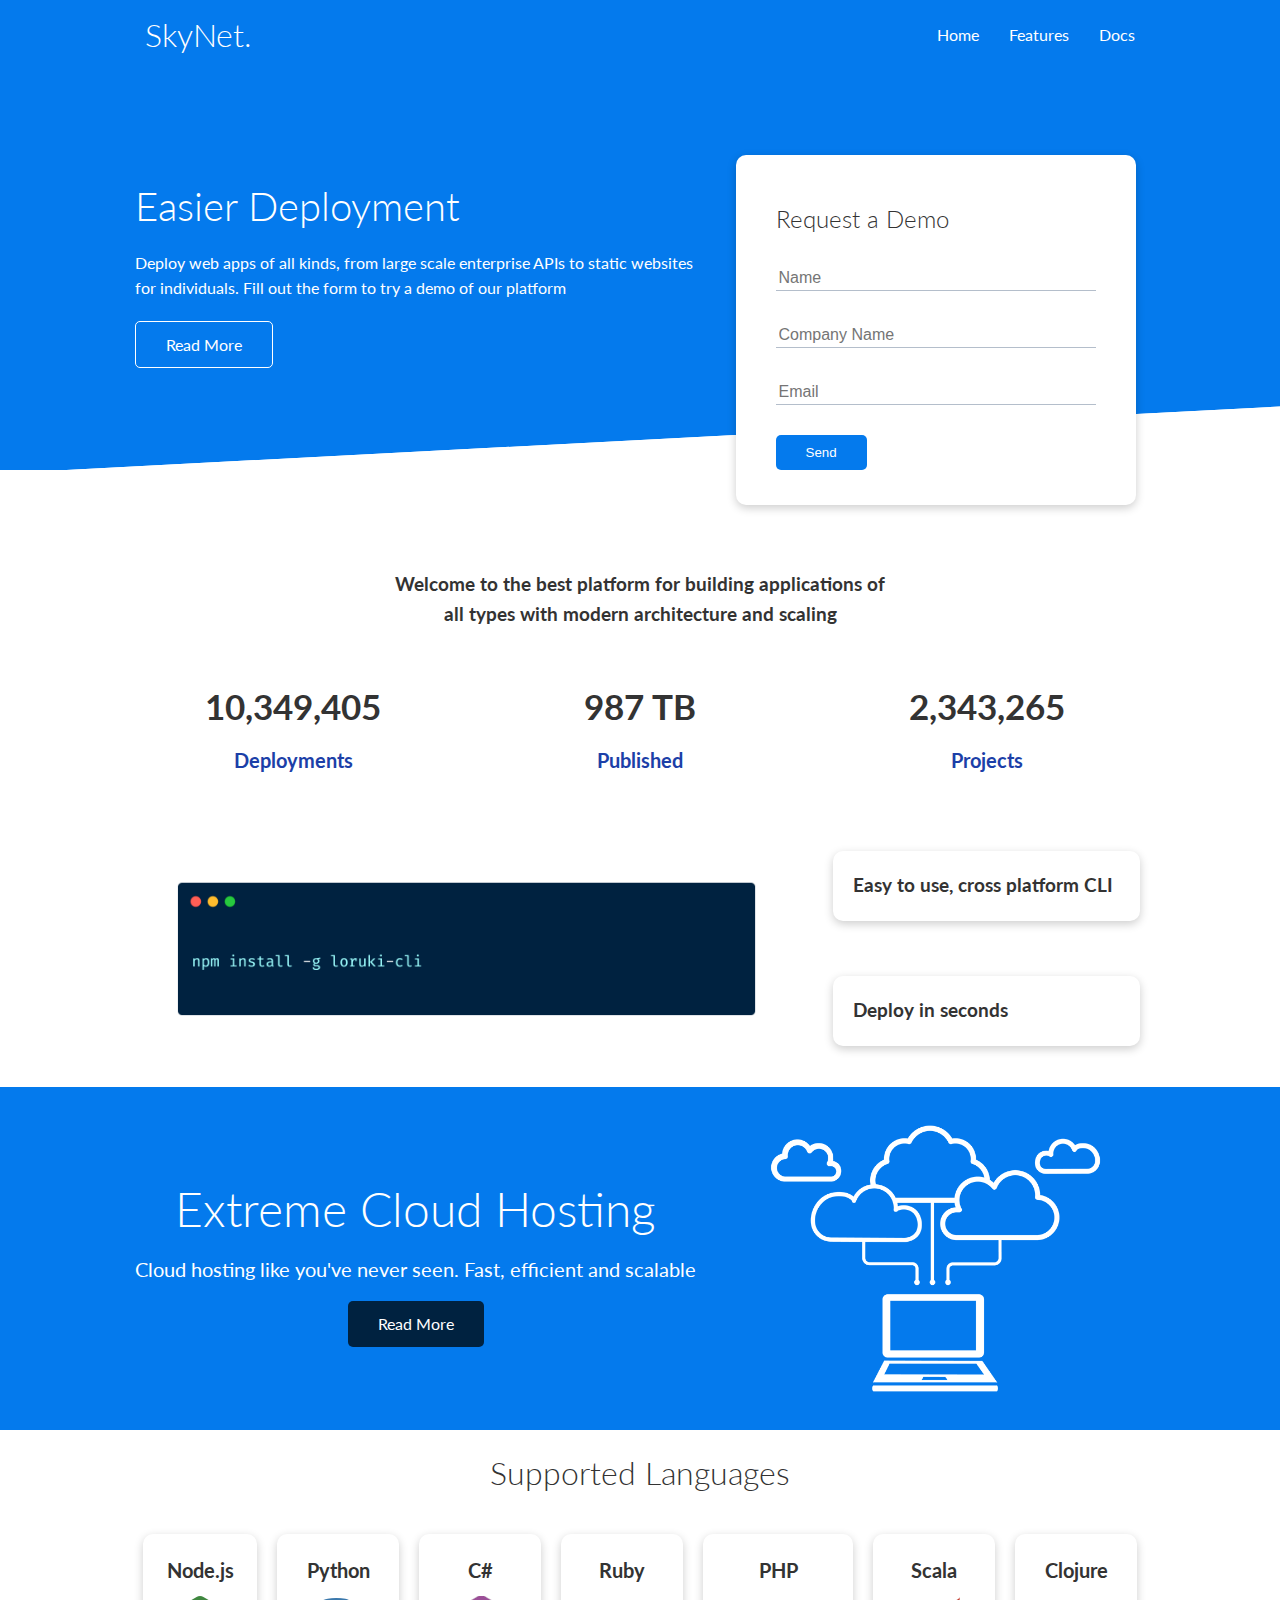
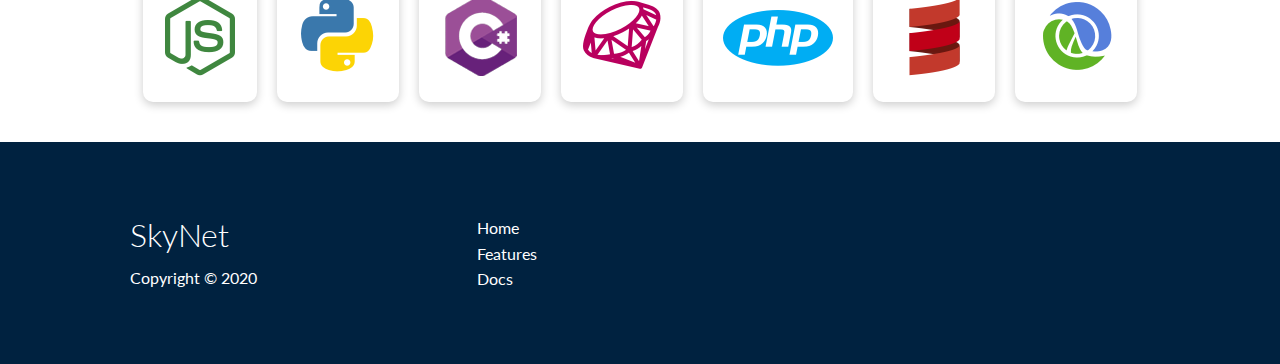
<file: index.html>
<!DOCTYPE html>
<html lang="en">

<head>
    <meta charset="UTF-8">
    <meta name="viewport" content="width=device-width, initial-scale=1.0">
    <link rel="stylesheet" href="https://cdnjs.cloudflare.com/ajax/libs/font-awesome/5.15.1/css/all.min.css"
        integrity="sha512-+4zCK9k+qNFUR5X+cKL9EIR+ZOhtIloNl9GIKS57V1MyNsYpYcUrUeQc9vNfzsWfV28IaLL3i96P9sdNyeRssA=="
        crossorigin="anonymous" />
    <link rel="stylesheet" href="utilities.css">
    <link rel="stylesheet" href="style.css">
    <title>SkyNet | Cloud Hosting For Everyone</title>
</head>

<body>

    <div class="navbar">
        <div class="container flex">
            <h1 class="logo"><a href="index.html">SkyNet.</a></h1>
            <nav>
                <ul>
                    <li><a href="index.html">Home</a></li>
                    <li><a href="features.html">Features</a></li>
                    <li><a href="docs.html">Docs</a></li>
                </ul>
            </nav>
        </div>
    </div>


    <section class="showcase">
        <div class="container grid">
            <div class="showcase-text">
                <h1>Easier Deployment</h1>
                <p>Deploy web apps of all kinds, from large scale enterprise APIs to static websites for individuals.
                    Fill out the form to try a demo of our platform</p>
                <a href="features.html" class="btn btn-outline">Read More</a>
            </div>

            <div class="showcase-form card">
                <h2>Request a Demo</h2>

                <form>
                    <div class="form-control">
                        <input type="text" name="name" placeholder="Name" required>
                    </div>
                    <div class="form-control">
                        <input type="text" name="company" placeholder="Company Name" required>
                    </div>
                    <div class="form-control">
                        <input type="email" name="email" placeholder="Email" required>
                    </div>
                    <input type="submit" value="Send" class="btn btn-primary">
                </form>
            </div>
        </div>
    </section>


    <section class="stats">
        <div class="container">
            <h3 class="stats-heading text-center my-1">
                Welcome to the best platform for building applications of all types with modern architecture and scaling
            </h3>

            <div class="grid grid-3 text-center my-4">
                <div>
                    <i class="fas fa-server fa-3x"></i>
                    <h3>10,349,405</h3>
                    <p class="text-secondary">Deployments</p>
                </div>
                <div>
                    <i class="fas fa-upload fa-3x"></i>
                    <h3>987 TB</h3>
                    <p class="text-secondary">Published</p>
                </div>
                <div>
                    <i class="fas fa-project-diagram fa-3x"></i>
                    <h3>2,343,265</h3>
                    <p class="text-secondary">Projects</p>
                </div>
            </div>
        </div>
    </section>


    <section class="cli">
        <div class="container grid">
            <img src="images/cli.png" alt="">
            <div class="card">
                <h3>Easy to use, cross platform CLI</h3>
            </div>
            <div class="card">
                <h3>Deploy in seconds</h3>
            </div>
        </div>
    </section>


    <section class="cloud bg-primary my-2 py-2">
        <div class="container grid">
            <div class="text-center">
                <h2 class="lg">Extreme Cloud Hosting</h2>
                <p class="lead my-1">Cloud hosting like you've never seen. Fast, efficient and scalable</p>
                <a href="features.html" class="btn btn-dark">Read More</a>
            </div>
            <img src="images/cloud.png" alt="">
        </div>
    </section>
    <section class="languages">
        <h2 class="md text-center my-2">
            Supported Languages
        </h2>
        <div class="container flex">
            <div class="card">
                <h4>Node.js</h4>
                <img src="images/logos/node.png" alt="">
            </div>
            <div class="card">
                <h4>Python</h4>
                <img src="images/logos/python.png" alt="">
            </div>
            <div class="card">
                <h4>C#</h4>
                <img src="images/logos/csharp.png" alt="">
            </div>
            <div class="card">
                <h4>Ruby</h4>
                <img src="images/logos/ruby.png" alt="">
            </div>
            <div class="card">
                <h4>PHP</h4>
                <img src="images/logos/php.png" alt="">
            </div>
            <div class="card">
                <h4>Scala</h4>
                <img src="images/logos/scala.png" alt="">
            </div>
            <div class="card">
                <h4>Clojure</h4>
                <img src="images/logos/clojure.png" alt="">
            </div>
        </div>
    </section>
    <footer class="footer bg-dark py-5">
        <div class="container grid grid-3">
            <div>
                <h1>SkyNet
                </h1>
                <p>Copyright &copy; 2020</p>
            </div>
            <nav>
                <ul>
                    <li><a href="index.html">Home</a></li>
                    <li><a href="features.html">Features</a></li>
                    <li><a href="docs.html">Docs</a></li>
                </ul>
            </nav>
            <div class="social">
                <a href="#"><i class="fab fa-github fa-2x"></i></a>
                <a href="#"><i class="fab fa-facebook fa-2x"></i></a>
                <a href="#"><i class="fab fa-instagram fa-2x"></i></a>
                <a href="#"><i class="fab fa-twitter fa-2x"></i></a>
            </div>
        </div>
    </footer>
</body>

</html>
</file>
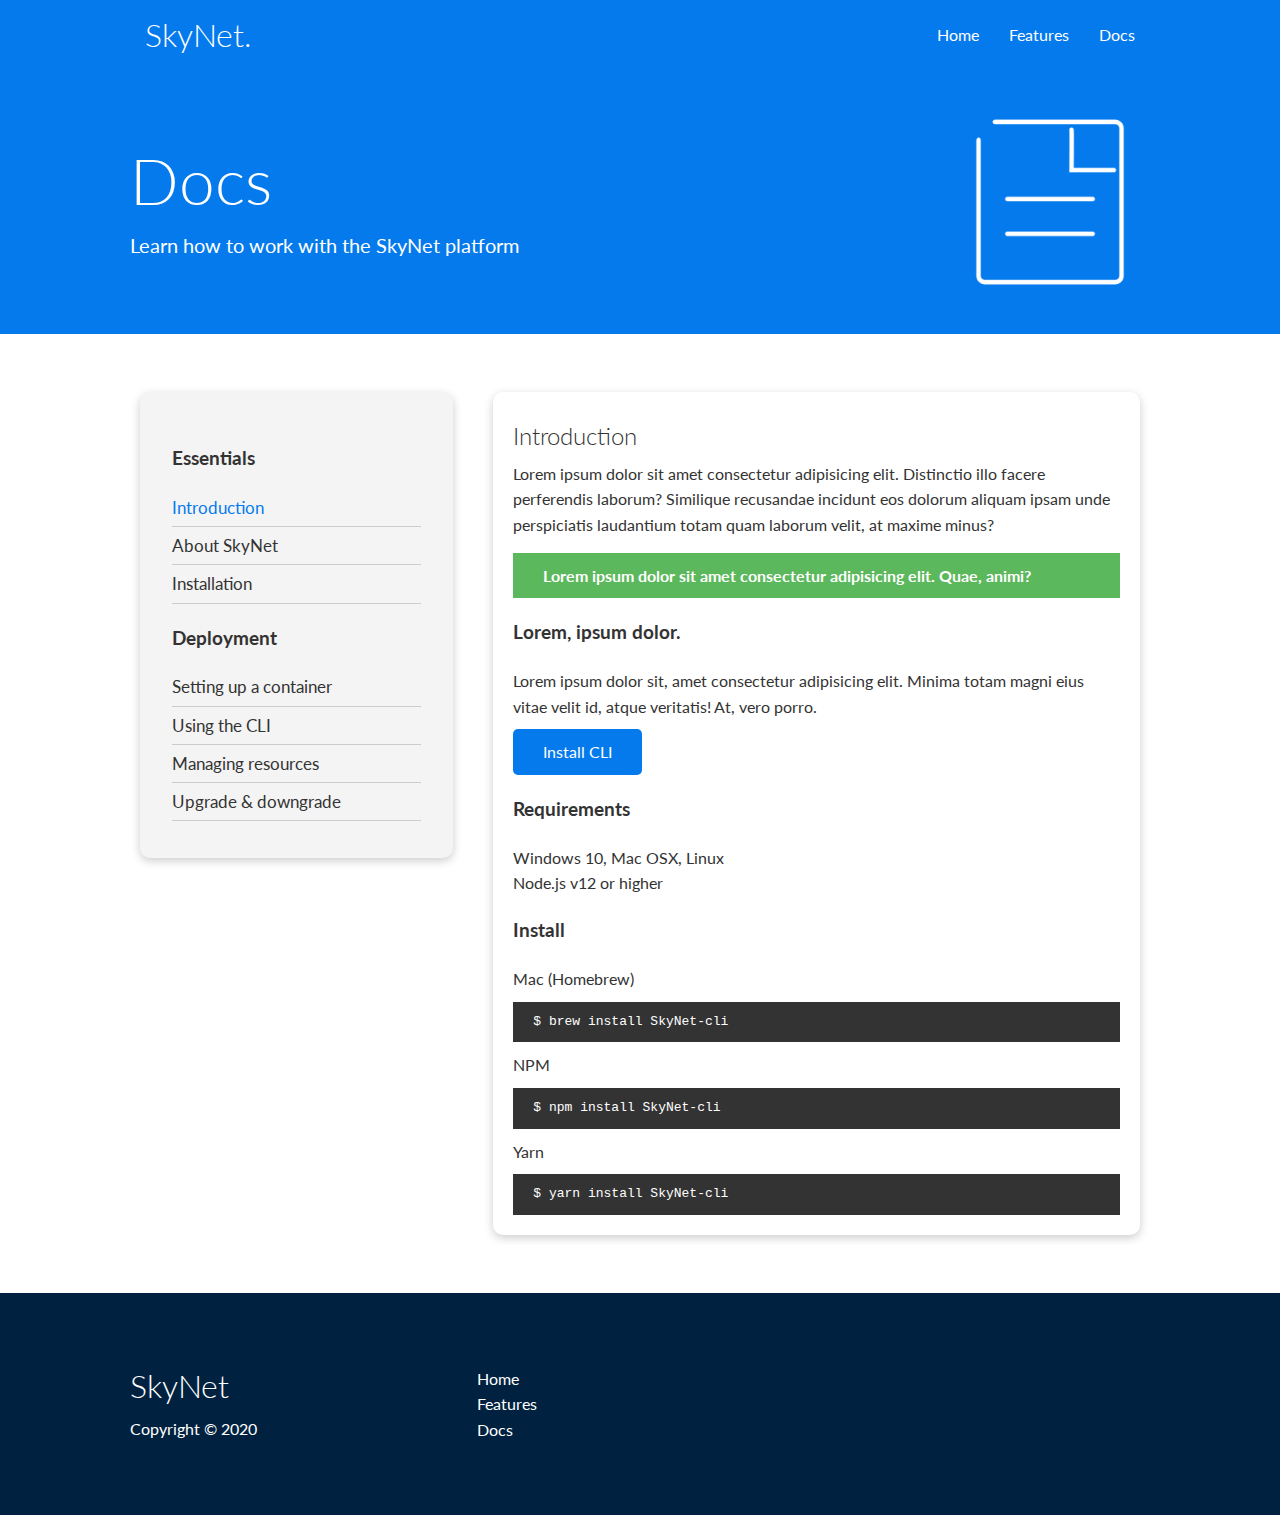
<file: docs.html>
<!DOCTYPE html>
<html lang="en">

<head>
    <meta charset="UTF-8">
    <meta name="viewport" content="width=device-width, initial-scale=1.0">
    <link rel="stylesheet" href="https://cdnjs.cloudflare.com/ajax/libs/font-awesome/5.15.1/css/all.min.css"
        integrity="sha512-+4zCK9k+qNFUR5X+cKL9EIR+ZOhtIloNl9GIKS57V1MyNsYpYcUrUeQc9vNfzsWfV28IaLL3i96P9sdNyeRssA=="
        crossorigin="anonymous" />
    <link rel="stylesheet" href="utilities.css">
    <link rel="stylesheet" href="style.css">
    <title>SkyNet | Cloud Hosting For Everyone</title>
</head>

<body>
    <!-- Navbar -->
    <div class="navbar">
        <div class="container flex">
            <h1 class="logo"><a href="index.html">SkyNet.</a></h1>
            <nav>
                <ul>
                    <li><a href="index.html">Home</a></li>
                    <li><a href="features.html">Features</a></li>
                    <li><a href="docs.html">Docs</a></li>
                </ul>
            </nav>
        </div>
    </div>

    <!-- Head -->
    <section class="docs-head bg-primary py-3">
        <div class="container grid">
            <div>
                <h1 class="xl">Docs</h1>
                <p class="lead">
                    Learn how to work with the SkyNet platform
                </p>
            </div>
            <img src="images/docs.png" alt="">
        </div>
    </section>

    <!-- Docs main -->
    <section class="docs-main my-4">
        <div class="container grid">
            <div class="card bg-light p-3">
                <h3 class="my-2">Essentials</h3>
                <nav>
                    <ul>
                        <li><a class="text-primary" href="#">Introduction</a></li>
                        <li><a href="#">About SkyNet</a></li>
                        <li><a href="#">Installation</a></li>
                    </ul>
                </nav>

                <h3 class="my-2">Deployment</h3>
                <nav>
                    <ul>
                        <li><a href="#">Setting up a container</a></li>
                        <li><a href="#">Using the CLI</a></li>
                        <li><a href="#">Managing resources</a></li>
                        <li><a href="#">Upgrade & downgrade</a></li>
                    </ul>
                </nav>
            </div>
            <div class="card">
                <h2>Introduction</h2>
                <p>Lorem ipsum dolor sit amet consectetur adipisicing elit. Distinctio illo facere perferendis laborum?
                    Similique recusandae incidunt eos dolorum aliquam ipsam unde perspiciatis laudantium totam quam
                    laborum velit, at maxime minus?</p>

                <div class="alert alert-success">
                    <i class="fas fa-info"></i> Lorem ipsum dolor sit amet consectetur adipisicing elit. Quae, animi?
                </div>

                <h3>Lorem, ipsum dolor.</h3>
                <p>Lorem ipsum dolor sit, amet consectetur adipisicing elit. Minima totam magni eius vitae velit id,
                    atque veritatis! At, vero porro.</p>
                <a href="#" class="btn btn-primary">Install CLI</a>

                <h3>Requirements</h3>
                <ul>
                    <li>Windows 10, Mac OSX, Linux</li>
                    <li>Node.js v12 or higher</li>
                </ul>

                <h3>Install</h3>
                <p>Mac (Homebrew)</p>
                <pre><code>$ brew install SkyNet-cli</code></pre>
                <p>NPM</p>
                <pre><code>$ npm install SkyNet-cli</code></pre>
                <p>Yarn</p>
                <pre><code>$ yarn install SkyNet-cli</code></pre>

            </div>
        </div>
    </section>

    <!-- Footer -->
    <footer class="footer bg-dark py-5">
        <div class="container grid grid-3">
            <div>
                <h1>SkyNet
                </h1>
                <p>Copyright &copy; 2020</p>
            </div>
            <nav>
                <ul>
                    <li><a href="index.html">Home</a></li>
                    <li><a href="features.html">Features</a></li>
                    <li><a href="docs.html">Docs</a></li>
                </ul>
            </nav>
            <div class="social">
                <a href="#"><i class="fab fa-github fa-2x"></i></a>
                <a href="#"><i class="fab fa-facebook fa-2x"></i></a>
                <a href="#"><i class="fab fa-instagram fa-2x"></i></a>
                <a href="#"><i class="fab fa-twitter fa-2x"></i></a>
            </div>
        </div>
    </footer>
</body>

</html>
</file>
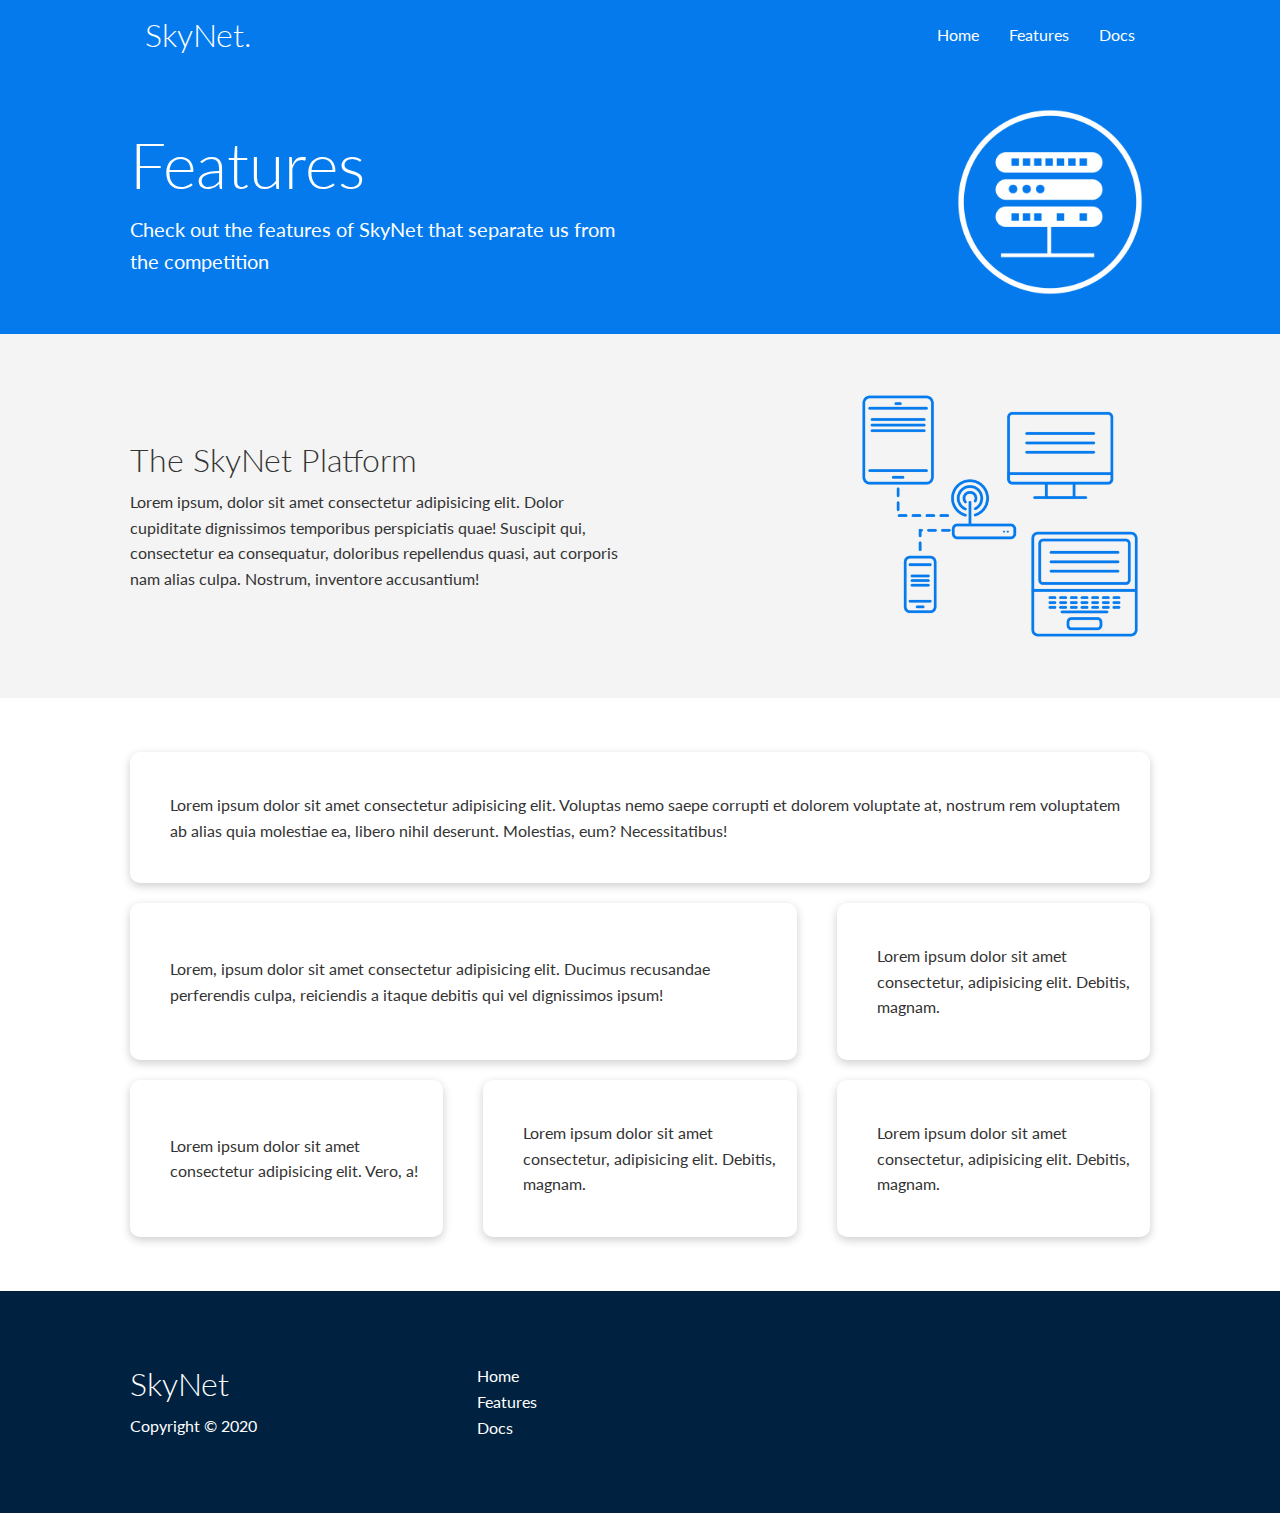
<file: features.html>
<!DOCTYPE html>
<html lang="en">

<head>
    <meta charset="UTF-8">
    <meta name="viewport" content="width=device-width, initial-scale=1.0">
    <link rel="stylesheet" href="https://cdnjs.cloudflare.com/ajax/libs/font-awesome/5.15.1/css/all.min.css"
        integrity="sha512-+4zCK9k+qNFUR5X+cKL9EIR+ZOhtIloNl9GIKS57V1MyNsYpYcUrUeQc9vNfzsWfV28IaLL3i96P9sdNyeRssA=="
        crossorigin="anonymous" />
    <link rel="stylesheet" href="utilities.css">
    <link rel="stylesheet" href="style.css">
    <title>SkyNet | Cloud Hosting For Everyone</title>
</head>

<body>
    <!-- Navbar -->
    <div class="navbar">
        <div class="container flex">
            <h1 class="logo"><a href="index.html">SkyNet.</a></h1>
            <nav>
                <ul>
                    <li><a href="index.html">Home</a></li>
                    <li><a href="features.html">Features</a></li>
                    <li><a href="docs.html">Docs</a></li>
                </ul>
            </nav>
        </div>
    </div>

    <!-- Head -->
    <section class="features-head bg-primary py-3">
        <div class="container grid">
            <div>
                <h1 class="xl">Features</h1>
                <p class="lead">
                    Check out the features of SkyNet that separate us from the
                    competition
                </p>
            </div>
            <img src="images/server.png" alt="">
        </div>
    </section>

    <!-- Sub head -->
    <section class="features-sub-head bg-light py-3">
        <div class="container grid">
            <div>
                <h1 class="md">The SkyNet Platform</h1>
                <p>
                    Lorem ipsum, dolor sit amet consectetur adipisicing elit. Dolor cupiditate dignissimos temporibus
                    perspiciatis quae! Suscipit qui, consectetur ea consequatur, doloribus repellendus quasi, aut
                    corporis nam alias culpa. Nostrum, inventore accusantium!
                </p>
            </div>
            <img src="images/server2.png" alt="">
        </div>
    </section>

    <section class="features-main my-2">
        <div class="container grid grid-3">
            <div class="card flex">
                <i class="fas fa-server fa-3x"></i>
                <p>Lorem ipsum dolor sit amet consectetur adipisicing elit. Voluptas nemo saepe corrupti et dolorem
                    voluptate at, nostrum rem voluptatem ab alias quia molestiae ea, libero nihil deserunt. Molestias,
                    eum? Necessitatibus!</p>
            </div>
            <div class="card flex">
                <i class="fas fa-network-wired fa-3x"></i>
                <p>
                    Lorem, ipsum dolor sit amet consectetur adipisicing elit. Ducimus
                    recusandae perferendis culpa, reiciendis a itaque debitis qui vel
                    dignissimos ipsum!
                </p>
            </div>
            <div class="card flex">
                <i class="fas fa-laptop-code fa-3x"></i>
                <p>
                    Lorem ipsum dolor sit amet consectetur, adipisicing elit. Debitis,
                    magnam.
                </p>
            </div>
            <div class="card flex">
                <i class="fas fa-database fa-3x"></i>
                <p>
                    Lorem ipsum dolor sit amet consectetur adipisicing elit. Vero, a!
                </p>
            </div>
            <div class="card flex">
                <i class="fas fa-power-off fa-3x"></i>
                <p>
                    Lorem ipsum dolor sit amet consectetur, adipisicing elit. Debitis,
                    magnam.
                </p>
            </div>
            <div class="card flex">
                <i class="fas fa-upload fa-3x"></i>
                <p>
                    Lorem ipsum dolor sit amet consectetur, adipisicing elit. Debitis,
                    magnam.
                </p>
            </div>
        </div>
    </section>

    <!-- Footer -->
    <footer class="footer bg-dark py-5">
        <div class="container grid grid-3">
            <div>
                <h1>SkyNet
                </h1>
                <p>Copyright &copy; 2020</p>
            </div>
            <nav>
                <ul>
                    <li><a href="index.html">Home</a></li>
                    <li><a href="features.html">Features</a></li>
                    <li><a href="docs.html">Docs</a></li>
                </ul>
            </nav>
            <div class="social">
                <a href="#"><i class="fab fa-github fa-2x"></i></a>
                <a href="#"><i class="fab fa-facebook fa-2x"></i></a>
                <a href="#"><i class="fab fa-instagram fa-2x"></i></a>
                <a href="#"><i class="fab fa-twitter fa-2x"></i></a>
            </div>
        </div>
    </footer>
</body>

</html>
</file>
<file: utilities.css>
.container {
    max-width: 1100px;
    margin: 0 auto;
    overflow: auto;
    padding: 0 40px;
}

.card {
    background-color: #fff;
    color: #333;
    border-radius: 10px;
    box-shadow: 0 3px 10px rgba(0, 0, 0, 0.2);
    padding: 20px;
    margin: 10px;
}

.btn {
    display: inline-block;
    padding: 10px 30px;
    cursor: pointer;
    background: var(--primary-color);
    color: #fff;
    border: none;
    border-radius: 5px;
}

.btn-outline {
    background-color: transparent;
    border: 1px #fff solid;
}

.btn:hover {
    transform: scale(0.98);
}


.bg-primary,
.btn-primary {
    background-color: var(--primary-color);
    color: #fff;
}

.bg-secondary,
.btn-secondary {
    background-color: var(--secondary-color);
    color: #fff;
}

.bg-dark,
.btn-dark {
    background-color: var(--dark-color);
    color: #fff;
}

.bg-light,
.btn-light {
    background-color: var(--light-color);
    color: #333;
}

.bg-primary a,
.btn-primary a,
.bg-secondary a,
.btn-secondary a,
.bg-dark a,
.btn-dark a {
    color: #fff;
}


.text-primary {
    color: var(--primary-color);
}

.text-secondary {
    color: var(--secondary-color);
}

.text-dark {
    color: var(--dark-color);
}

.text-light {
    color: var(--light-color);
}

.lead {
    font-size: 20px;
}

.sm {
    font-size: 1rem;
}

.md {
    font-size: 2rem;
}

.lg {
    font-size: 3rem;
}

.xl {
    font-size: 4rem;
}

.text-center {
    text-align: center;
}

.alert {
    background-color: var(--light-color);
    padding: 10px 20px;
    font-weight: bold;
    margin: 15px 0;
}

.alert i {
    margin-right: 10px;
}

.alert-success {
    background-color: var(--success-color);
    color: #fff;
}

.alert-error {
    background-color: var(--error-color);
    color: #fff;
}

.flex {
    display: flex;
    justify-content: center;
    align-items: center;
    height: 100%;
}

.grid {
    display: grid;
    grid-template-columns: repeat(2, 1fr);
    gap: 20px;
    justify-content: center;
    align-items: center;
    height: 100%;
}

.grid-3 {
    grid-template-columns: repeat(3, 1fr);
}

.my-1 {
    margin: 1rem 0;
}

.my-2 {
    margin: 1.5rem 0;
}

.my-3 {
    margin: 2rem 0;
}

.my-4 {
    margin: 3rem 0;
}

.my-5 {
    margin: 4rem 0;
}

.m-1 {
    margin: 1rem;
}

.m-2 {
    margin: 1.5rem;
}

.m-3 {
    margin: 2rem;
}

.m-4 {
    margin: 3rem;
}

.m-5 {
    margin: 4rem;
}

.py-1 {
    padding: 1rem 0;
}

.py-2 {
    padding: 1.5rem 0;
}

.py-3 {
    padding: 2rem 0;
}

.py-4 {
    padding: 3rem 0;
}

.py-5 {
    padding: 4rem 0;
}

.p-1 {
    padding: 1rem;
}

.p-2 {
    padding: 1.5rem;
}

.p-3 {
    padding: 2rem;
}

.p-4 {
    padding: 3rem;
}

.p-5 {
    padding: 4rem;
}
</file>
<file: style.css>
@import url('https://fonts.googleapis.com/css2?family=Lato:wght@300&display=swap');

:root {
    --primary-color: #047aed;
    --secondary-color: #1c3fa8;
    --dark-color: #002240;
    --light-color: #f4f4f4;
    --success-color: #5cb85c;
    --error-color: #d9534f;
}

* {
    box-sizing: border-box;
    padding: 0;
    margin: 0;
}

body {
    font-family: 'Lato', sans-serif;
    color: #333;
    line-height: 1.6;
}

ul {
    list-style-type: none;
}

a {
    text-decoration: none;
    color: #333;
}

h1,
h2 {
    font-weight: 300;
    line-height: 1.2;
    margin: 10px 0;
}

p {
    margin: 10px 0;
}

img {
    width: 100%;
}

code,
pre {
    background: #333;
    color: #fff;
    padding: 10px;
}

.hidden {
    visibility: hidden;
    height: 0;
}

.navbar {
    background-color: var(--primary-color);
    color: #fff;
    height: 70px;
}

.navbar ul {
    display: flex;
}

.navbar a {
    color: #fff;
    padding: 10px;
    margin: 0 5px;
}

.navbar ul a:hover {
    border-bottom: 2px #fff solid;
}

.navbar .flex {
    justify-content: space-between;
}

.showcase {
    height: 400px;
    background-color: var(--primary-color);
    color: #fff;
    position: relative;
}

.showcase h1 {
    font-size: 40px;
}

.showcase p {
    margin: 20px 0;
}

.showcase .grid {
    overflow: visible;
    grid-template-columns: 55% auto;
    gap: 30px;
}

.showcase-text {
    animation: slideInFromLeft 1s ease-in;
}

.showcase-form {
    position: relative;
    top: 60px;
    height: 350px;
    width: 400px;
    padding: 40px;
    z-index: 100;
    justify-self: flex-end;
    animation: slideInFromRight 1s ease-in;
}

.showcase-form .form-control {
    margin: 30px 0;
}

.showcase-form input[type='text'],
.showcase-form input[type='email'] {
    border: 0;
    border-bottom: 1px solid #b4becb;
    width: 100%;
    padding: 3px;
    font-size: 16px;
}

.showcase-form input:focus {
    outline: none;
}

.showcase::before,
.showcase::after {
    content: '';
    position: absolute;
    height: 100px;
    bottom: -70px;
    right: 0;
    left: 0;
    background: #fff;
    transform: skewY(-3deg);
    -webkit-transform: skewY(-3deg);
    -moz-transform: skewY(-3deg);
    -ms-transform: skewY(-3deg);
}

.stats {
    padding-top: 100px;
    animation: slideInFromBottom 1s ease-in;
}

.stats-heading {
    max-width: 500px;
    margin: auto;
}

.stats .grid h3 {
    font-size: 35px;
}

.stats .grid p {
    font-size: 20px;
    font-weight: bold;
}

.cli .grid {
    grid-template-columns: repeat(3, 1fr);
    grid-template-rows: repeat(2, 1fr);
}

.cli .grid>*:first-child {
    grid-column: 1 / span 2;
    grid-row: 1 / span 2;
}


.cloud .grid {
    grid-template-columns: 4fr 3fr;
}



.languages .flex {
    flex-wrap: wrap;
}

.languages .card {
    text-align: center;
    margin: 18px 10px 40px;
    transition: transform 0.2s ease-in;
}

.languages .card h4 {
    font-size: 20px;
    margin-bottom: 10px;
}

.languages .card:hover {
    transform: translateY(-15px);
}

.features-head img,
.docs-head img {
    width: 200px;
    justify-self: flex-end;
}

.features-sub-head img {
    width: 300px;
    justify-self: flex-end;
}

.features-main .card>i {
    margin-right: 20px;
}

.features-main .grid {
    padding: 30px;
}

.features-main .grid>*:first-child {
    grid-column: 1 / span 3;
}

.features-main .grid>*:nth-child(2) {
    grid-column: 1 / span 2;
}

.docs-main h3 {
    margin: 20px 0;
}

.docs-main .grid {
    grid-template-columns: 1fr 2fr;
    align-items: flex-start;
}

.docs-main nav li {
    font-size: 17px;
    padding-bottom: 5px;
    margin-bottom: 5px;
    border-bottom: 1px #ccc solid;
}

.docs-main a:hover {
    font-weight: bold;
}

.footer .social a {
    margin: 0 10px;
}

.fa-github:hover {
    color: #000000;
}

.fa-facebook:hover {
    color: #1773EA;
}

.fa-instagram:hover {
    color: #B32E87;
}

.fa-twitter:hover {
    color: #1C9CEA;
}

@keyframes slideInFromLeft {
    0% {
        transform: translateX(-100%);
    }

    100% {
        transform: translateX(0);
    }
}

@keyframes slideInFromRight {
    0% {
        transform: translateX(100%);
    }

    100% {
        transform: translateX(0);
    }
}

@keyframes slideInFromTop {
    0% {
        transform: translateY(-100%);
    }

    100% {
        transform: translateX(0);
    }
}

@keyframes slideInFromBottom {
    0% {
        transform: translateY(100%);
    }

    100% {
        transform: translateX(0);
    }
}

@media (max-width: 1000px) {

    .showcase-form {
        width: 340px;
    }
}


@media (max-width: 768px) {

    .grid,
    .showcase .grid,
    .stats .grid,
    .cli .grid,
    .cloud .grid,
    .features-main .grid,
    .docs-main .grid {
        grid-template-columns: 1fr;
        grid-template-rows: 1fr;
    }

    .showcase {
        height: auto;
    }

    .showcase-text {
        text-align: center;
        margin-top: 40px;
        animation: slideInFromTop 1s ease-in;
    }

    .showcase-form {
        justify-self: center;
        margin: auto;
        animation: slideInFromBottom 1s ease-in;
    }

    .cli .grid>*:first-child {
        grid-column: 1;
        grid-row: 1;
    }

    .features-head,
    .features-sub-head,
    .docs-head {
        text-align: center;
    }

    .features-head img,
    .features-sub-head img,
    .docs-head img {
        justify-self: center;
    }

    .features-main .grid>*:first-child,
    .features-main .grid>*:nth-child(2) {
        grid-column: 1;
    }
}




@media (max-width: 500px) {
    .navbar {
        height: 110px;
    }

    .navbar .flex {
        flex-direction: column;
    }

    .navbar ul {
        padding: 10px;
        background-color: rgba(0, 0, 0, 0.1);
    }

    .showcase-form {
        width: 300px;
    }

}
</file>
